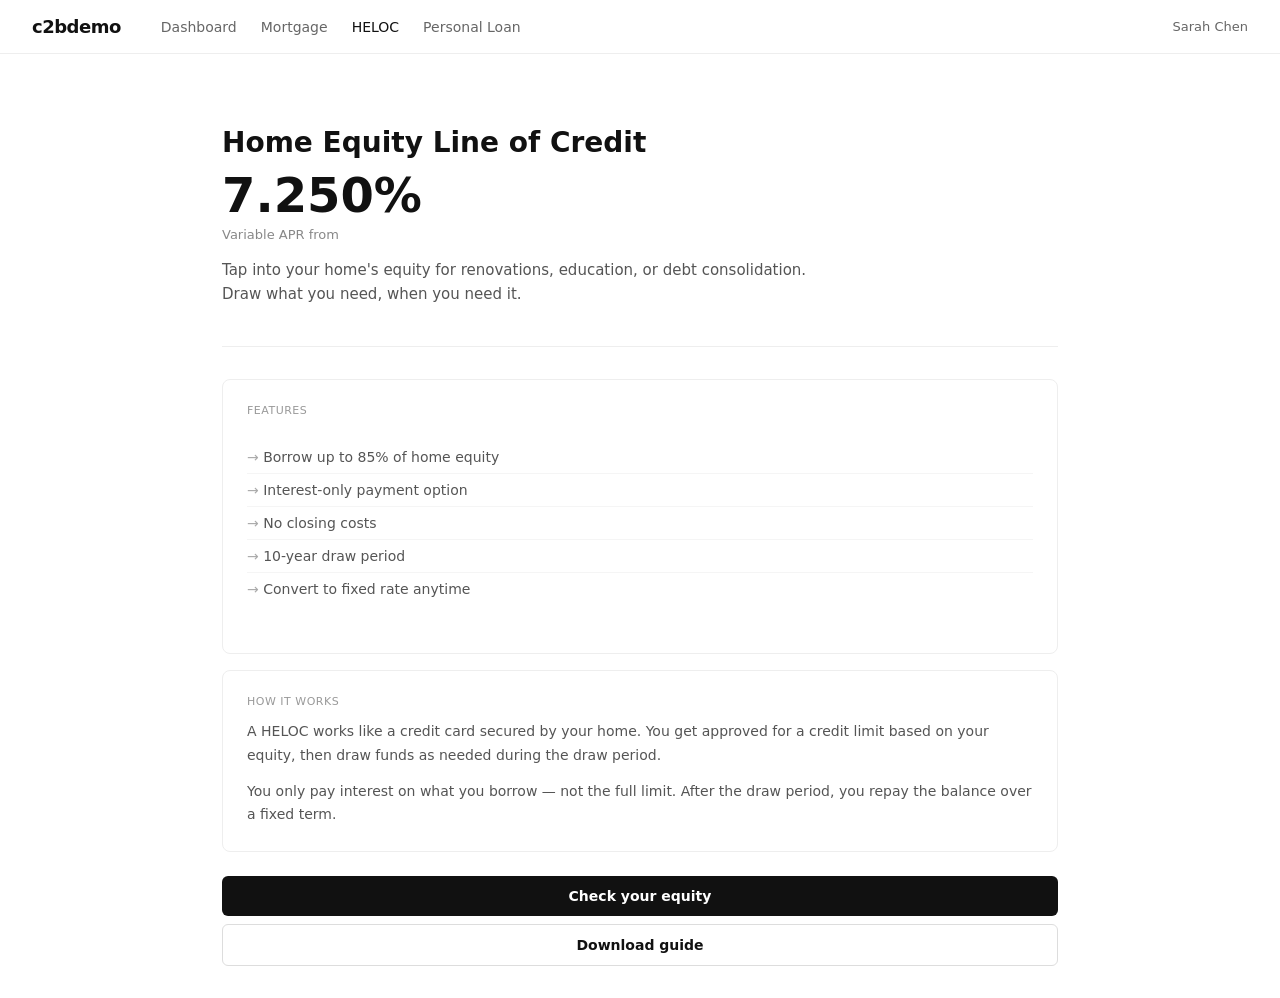
<file: heloc.html>
<!DOCTYPE html>
<html lang="en">
<head>
<meta charset="UTF-8">
<meta name="viewport" content="width=device-width, initial-scale=1.0">
<title>c2bdemo — Home Equity Line</title>
<link rel="stylesheet" href="style.css">
<!-- MCP BEACON: Replace YOUR_ACCOUNT and YOUR_DATASET below -->
<script type="text/javascript" src="//cdn.evgnet.com/beacon/nkroehlmerkle/c2bdemo/scripts/evergage.min.js"></script></head>
<body>

<nav class="nav">
  <div class="nav-logo">c2bdemo</div>
  <div class="nav-links">
    <a href="index.html">Dashboard</a>
    <a href="mortgage.html">Mortgage</a>
    <a href="heloc.html" class="active">HELOC</a>
    <a href="personal.html">Personal Loan</a>
  </div>
  <div class="nav-user">Sarah Chen</div>
</nav>

<div class="container">
  <div class="product-hero">
    <h1>Home Equity Line of Credit</h1>
    <div class="product-rate">7.250%</div>
    <div class="product-rate-label">Variable APR from</div>
    <p class="product-desc">Tap into your home's equity for renovations, education, or debt consolidation. Draw what you need, when you need it.</p>
  </div>

  <div class="card">
    <div class="card-label">Features</div>
    <ul class="features">
      <li>Borrow up to 85% of home equity</li>
      <li>Interest-only payment option</li>
      <li>No closing costs</li>
      <li>10-year draw period</li>
      <li>Convert to fixed rate anytime</li>
    </ul>
  </div>

  <div class="card">
    <div class="card-label">How it works</div>
    <div style="margin-top:12px;font-size:14px;color:#555;line-height:1.7">
      <p style="margin-bottom:12px">A HELOC works like a credit card secured by your home. You get approved for a credit limit based on your equity, then draw funds as needed during the draw period.</p>
      <p>You only pay interest on what you borrow — not the full limit. After the draw period, you repay the balance over a fixed term.</p>
    </div>
  </div>

  <button class="btn" onclick="applyNow('HELOC')" style="margin-top:8px">Check your equity</button>
  <button class="btn btn-outline" onclick="downloadBrochure('HELOC')" style="margin-top:8px">Download guide</button>
</div>

<script>
function applyNow(product) {
  const toast = document.createElement('div');
  toast.className = 'toast';
  toast.textContent = product + ' application started. Event tracked.';
  document.body.appendChild(toast);
  setTimeout(() => toast.remove(), 3000);
}

function downloadBrochure(product) {
  const toast = document.createElement('div');
  toast.className = 'toast';
  toast.textContent = product + ' brochure downloaded. Event tracked.';
  document.body.appendChild(toast);
  setTimeout(() => toast.remove(), 3000);
}
</script>
</body>
</html>
</file>
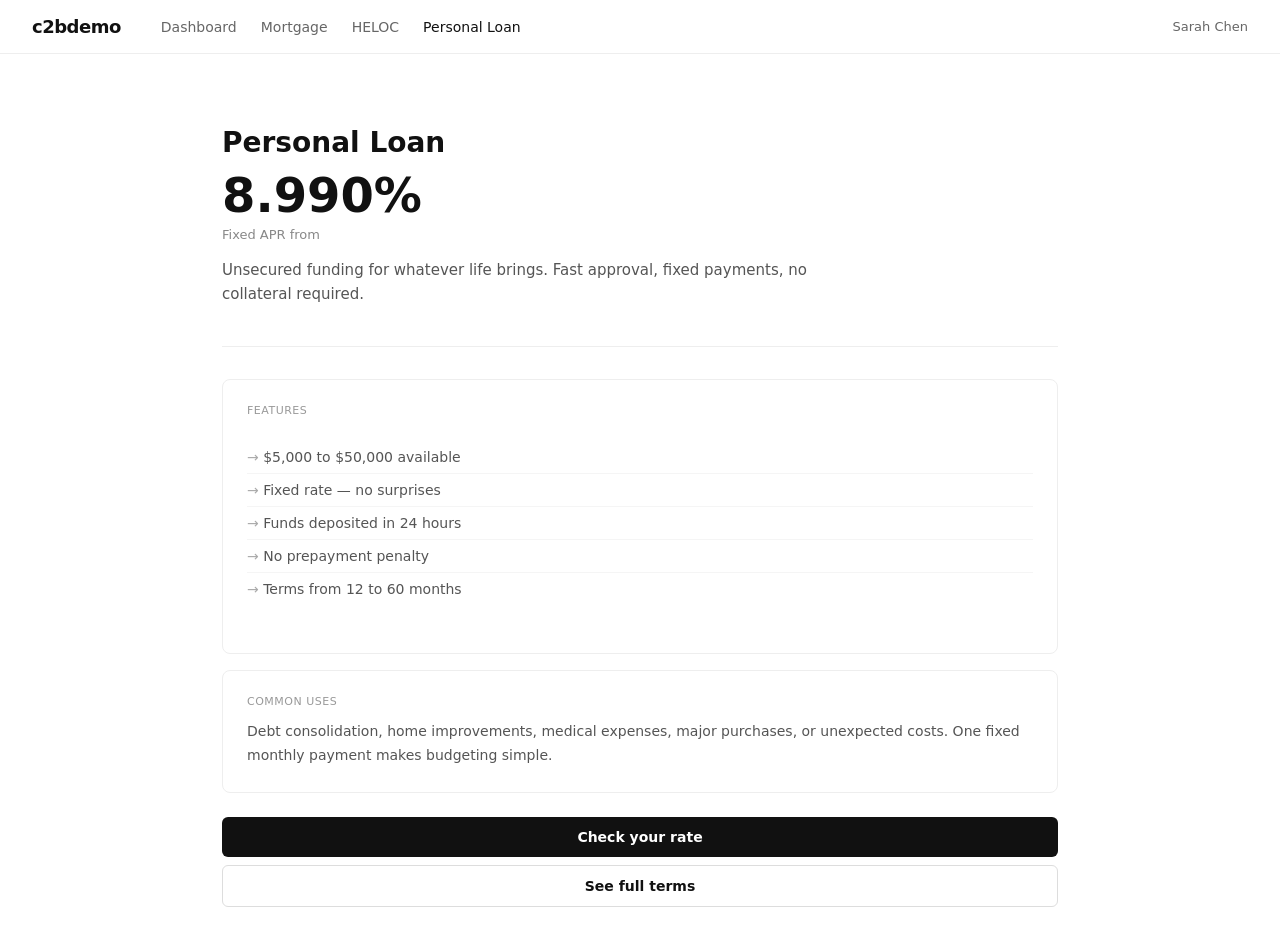
<file: personal.html>
<!DOCTYPE html>
<html lang="en">
<head>
<meta charset="UTF-8">
<meta name="viewport" content="width=device-width, initial-scale=1.0">
<title>c2bdemo — Personal Loan</title>
<link rel="stylesheet" href="style.css">
<!-- MCP BEACON: Replace YOUR_ACCOUNT and YOUR_DATASET below -->
<script type="text/javascript" src="//cdn.evgnet.com/beacon/nkroehlmerkle/c2bdemo/scripts/evergage.min.js"></script></head>
<body>

<nav class="nav">
  <div class="nav-logo">c2bdemo</div>
  <div class="nav-links">
    <a href="index.html">Dashboard</a>
    <a href="mortgage.html">Mortgage</a>
    <a href="heloc.html">HELOC</a>
    <a href="personal.html" class="active">Personal Loan</a>
  </div>
  <div class="nav-user">Sarah Chen</div>
</nav>

<div class="container">
  <div class="product-hero">
    <h1>Personal Loan</h1>
    <div class="product-rate">8.990%</div>
    <div class="product-rate-label">Fixed APR from</div>
    <p class="product-desc">Unsecured funding for whatever life brings. Fast approval, fixed payments, no collateral required.</p>
  </div>

  <div class="card">
    <div class="card-label">Features</div>
    <ul class="features">
      <li>$5,000 to $50,000 available</li>
      <li>Fixed rate — no surprises</li>
      <li>Funds deposited in 24 hours</li>
      <li>No prepayment penalty</li>
      <li>Terms from 12 to 60 months</li>
    </ul>
  </div>

  <div class="card">
    <div class="card-label">Common uses</div>
    <div style="margin-top:12px;font-size:14px;color:#555;line-height:1.7">
      <p>Debt consolidation, home improvements, medical expenses, major purchases, or unexpected costs. One fixed monthly payment makes budgeting simple.</p>
    </div>
  </div>

  <button class="btn" onclick="applyNow('Personal Loan')" style="margin-top:8px">Check your rate</button>
  <button class="btn btn-outline" onclick="downloadBrochure('Personal Loan')" style="margin-top:8px">See full terms</button>
</div>

<script>
function applyNow(product) {
  const toast = document.createElement('div');
  toast.className = 'toast';
  toast.textContent = product + ' application started. Event tracked.';
  document.body.appendChild(toast);
  setTimeout(() => toast.remove(), 3000);
}

function downloadBrochure(product) {
  const toast = document.createElement('div');
  toast.className = 'toast';
  toast.textContent = product + ' brochure downloaded. Event tracked.';
  document.body.appendChild(toast);
  setTimeout(() => toast.remove(), 3000);
}
</script>
</body>
</html>
</file>
<file: style.css>
*{margin:0;padding:0;box-sizing:border-box}
body{font-family:-apple-system,system-ui,sans-serif;background:#fff;color:#111}
a{color:inherit;text-decoration:none}

/* Nav */
.nav{display:flex;align-items:center;padding:16px 32px;border-bottom:1px solid #eee}
.nav-logo{font-size:18px;font-weight:700;letter-spacing:-0.5px}
.nav-links{display:flex;gap:24px;margin-left:40px}
.nav-links a{font-size:14px;color:#666}
.nav-links a:hover,.nav-links a.active{color:#111}
.nav-user{margin-left:auto;font-size:13px;color:#666}

/* Layout */
.container{max-width:900px;margin:0 auto;padding:32px}
.page-title{font-size:22px;font-weight:600;margin-bottom:4px}
.page-sub{font-size:14px;color:#888;margin-bottom:32px}

/* Cards */
.card{border:1px solid #eee;border-radius:8px;padding:24px;margin-bottom:16px}
.card-label{font-size:11px;color:#999;text-transform:uppercase;letter-spacing:0.5px;margin-bottom:6px}
.card-value{font-size:28px;font-weight:700}

/* Stats row */
.stats{display:grid;grid-template-columns:repeat(4,1fr);gap:12px;margin-bottom:32px}

/* Loan */
.loan-badge{display:inline-block;font-size:11px;font-weight:600;padding:3px 8px;border-radius:4px;background:#f0f0f0;color:#555;margin-bottom:12px}
.loan-num{font-size:12px;color:#aaa;font-family:monospace;margin-bottom:16px}
.loan-balance{font-size:36px;font-weight:700;margin-bottom:4px}
.loan-original{font-size:13px;color:#999;margin-bottom:16px}
.progress{height:4px;background:#f0f0f0;border-radius:2px;margin-bottom:6px}
.progress-fill{height:100%;background:#111;border-radius:2px;transition:width 0.8s ease}
.progress-text{font-size:12px;color:#999;text-align:right;margin-bottom:20px}
.loan-grid{display:grid;grid-template-columns:repeat(4,1fr);gap:16px;padding-top:16px;border-top:1px solid #eee;margin-bottom:20px}
.loan-grid label{display:block;font-size:11px;color:#aaa;margin-bottom:2px}
.loan-grid span{font-size:14px;font-weight:600}

/* Button */
.btn{width:100%;padding:12px;background:#111;color:#fff;border:none;border-radius:6px;font-size:14px;font-weight:600;cursor:pointer;font-family:inherit}
.btn:hover{background:#333}
.btn:disabled{background:#ccc;cursor:not-allowed}
.btn-outline{background:#fff;color:#111;border:1px solid #ddd}
.btn-outline:hover{background:#f8f8f8}

/* Product page */
.product-hero{padding:40px 0;border-bottom:1px solid #eee;margin-bottom:32px}
.product-hero h1{font-size:28px;font-weight:700;margin-bottom:8px}
.product-rate{font-size:48px;font-weight:700;margin-bottom:4px}
.product-rate-label{font-size:13px;color:#888;margin-bottom:16px}
.product-desc{font-size:15px;color:#555;line-height:1.6;max-width:600px}
.features{list-style:none;margin:24px 0}
.features li{padding:8px 0;font-size:14px;color:#555;border-bottom:1px solid #f5f5f5}
.features li:last-child{border:none}
.features li::before{content:"→ ";color:#aaa}

/* Status badges */
.status{display:inline-block;font-size:11px;font-weight:600;padding:3px 8px;border-radius:4px}
.status-active{background:#e8f5e9;color:#2e7d32}
.status-paid{background:#f5f5f5;color:#888}

/* Toast */
.toast{position:fixed;bottom:20px;right:20px;background:#111;color:#fff;padding:12px 20px;border-radius:6px;font-size:13px;z-index:999;animation:fadeIn 0.3s}
@keyframes fadeIn{from{opacity:0;transform:translateY(8px)}to{opacity:1;transform:translateY(0)}}
</file>
